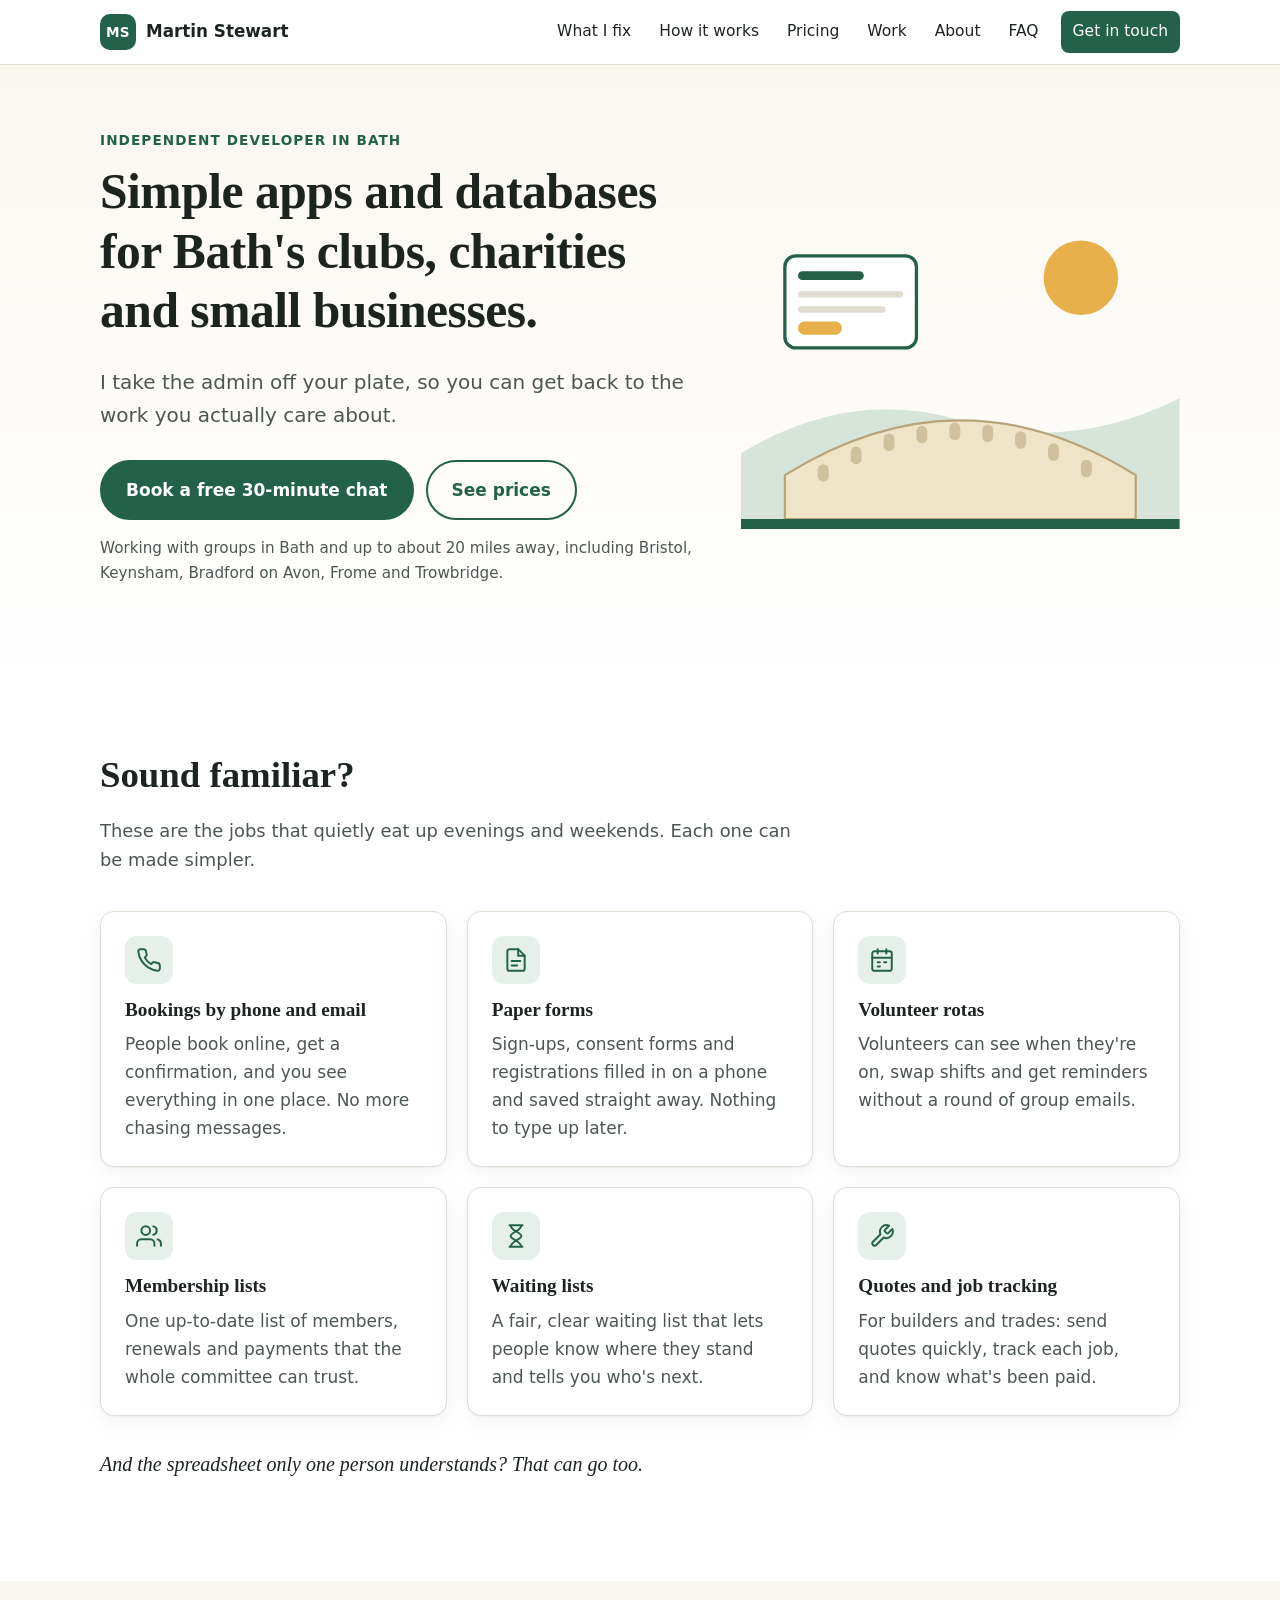
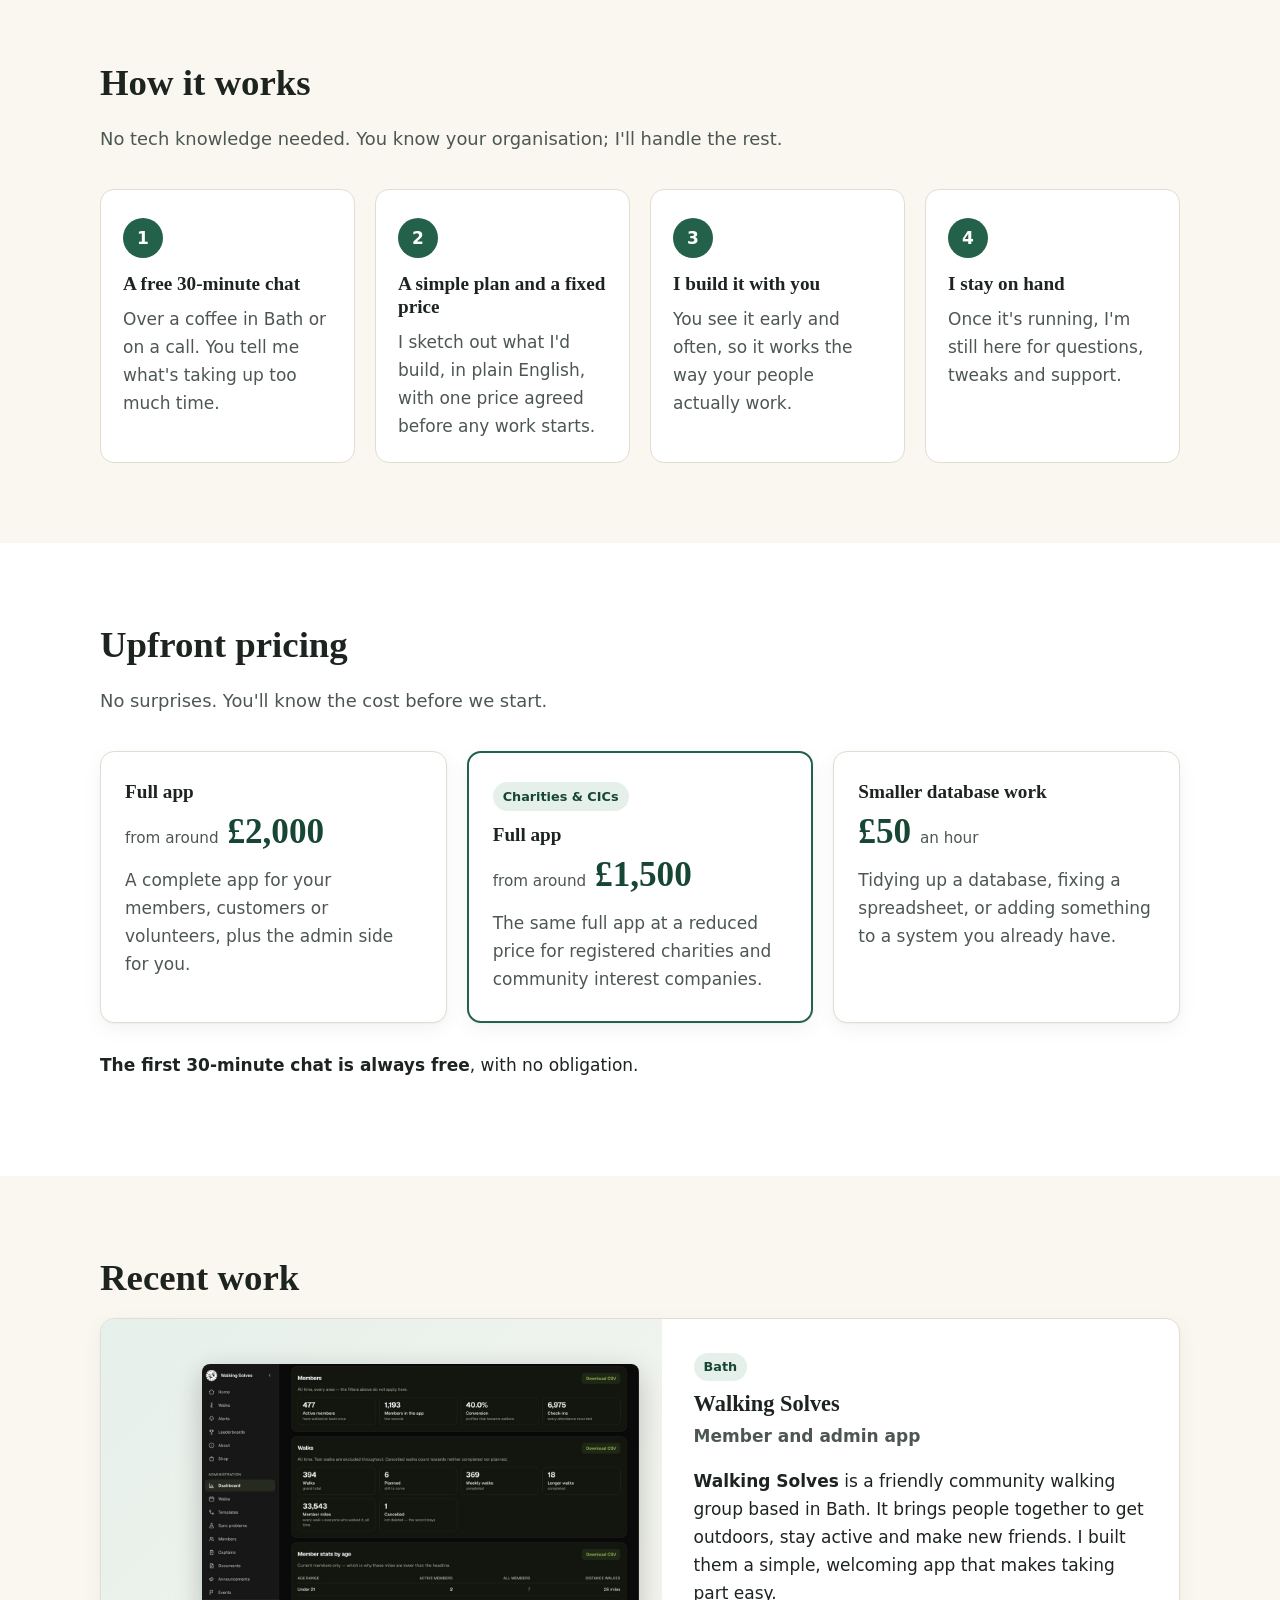
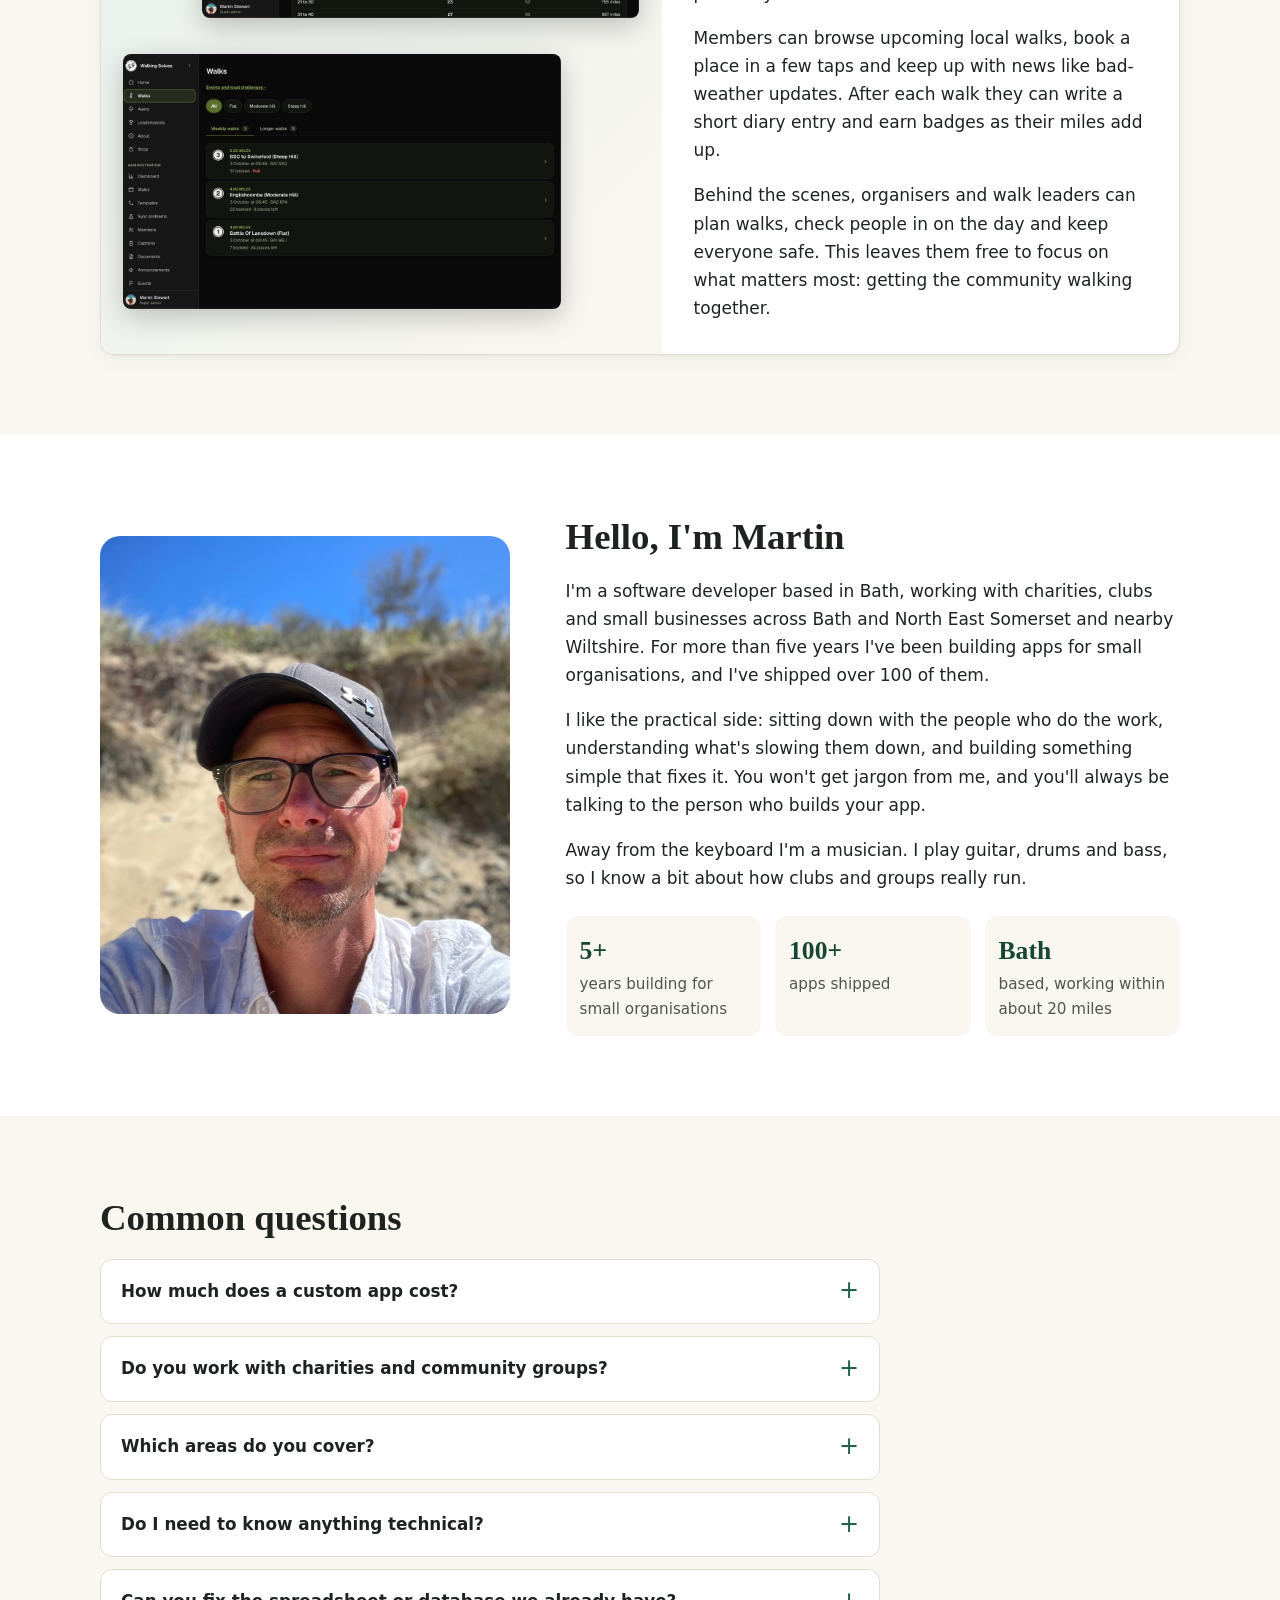
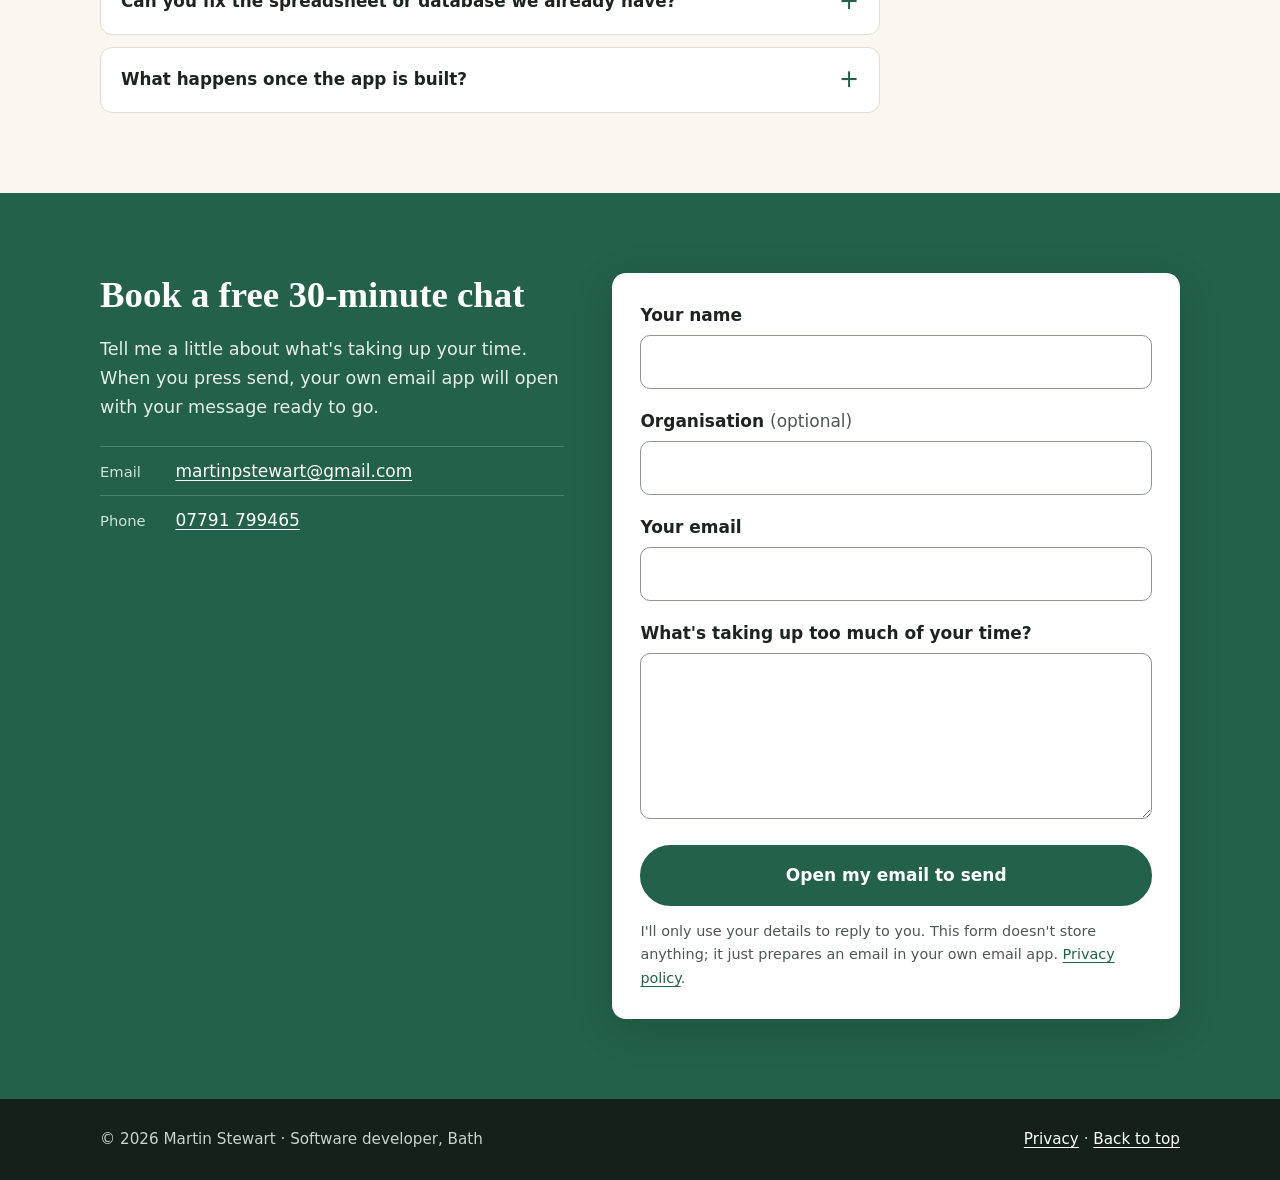
<file: index.html>
<!doctype html>
<html lang="en-GB">
<head>
  <meta charset="utf-8">
  <meta name="viewport" content="width=device-width, initial-scale=1">
  <title>Software Developer in Bath | Apps for Charities &amp; Small Businesses</title>
  <meta name="description" content="Simple apps and databases for charities, clubs and small businesses in Bath and nearby. Fixed prices and a free 30-minute chat with a real person.">
  <meta name="author" content="Martin Stewart">
  <meta name="robots" content="index, follow, max-image-preview:large">
  <meta name="theme-color" content="#23614a">
  <meta name="geo.region" content="GB-BAS">
  <meta name="geo.placename" content="Bath">
  <meta name="geo.position" content="51.3811;-2.3590">
  <meta name="ICBM" content="51.3811, -2.3590">
  <!-- Site address: if the domain changes, update it here, in CNAME, privacy.html, robots.txt and sitemap.xml -->
  <link rel="canonical" href="https://martinpstewart.co.uk/">

  <meta property="og:type" content="website">
  <meta property="og:locale" content="en_GB">
  <meta property="og:site_name" content="Martin Stewart">
  <meta property="og:title" content="Simple apps and databases for Bath's clubs, charities and small businesses">
  <meta property="og:description" content="Less paperwork, fewer phone calls, no more spreadsheets nobody understands. Fixed prices and a free 30-minute chat.">
  <meta property="og:url" content="https://martinpstewart.co.uk/">
  <meta property="og:image" content="https://martinpstewart.co.uk/assets/og-image.png">
  <meta property="og:image:width" content="1200">
  <meta property="og:image:height" content="630">
  <meta property="og:image:alt" content="Martin Stewart: simple apps and databases for Bath's clubs, charities and small businesses">
  <meta name="twitter:card" content="summary_large_image">
  <meta name="twitter:title" content="Simple apps and databases for Bath's clubs, charities and small businesses">
  <meta name="twitter:description" content="Less paperwork, fewer phone calls, no more spreadsheets nobody understands. Fixed prices and a free 30-minute chat.">
  <meta name="twitter:image" content="https://martinpstewart.co.uk/assets/og-image.png">

  <link rel="icon" href="assets/favicon.svg" type="image/svg+xml">
  <link rel="apple-touch-icon" href="assets/apple-touch-icon.png">
  <link rel="preload" href="assets/styles.css" as="style">
  <link rel="stylesheet" href="assets/styles.css">

  <script type="application/ld+json">
  {
    "@context": "https://schema.org",
    "@graph": [
      {
        "@type": "ProfessionalService",
        "@id": "https://martinpstewart.co.uk/#business",
        "name": "Martin Stewart, Software Developer",
        "description": "Simple apps and databases for charities, clubs, community groups and small businesses in Bath and nearby.",
        "url": "https://martinpstewart.co.uk/",
        "image": "https://martinpstewart.co.uk/assets/og-image.png",
        "logo": "https://martinpstewart.co.uk/assets/apple-touch-icon.png",
        "telephone": "+447791799465",
        "email": "martinpstewart@gmail.com",
        "priceRange": "££",
        "address": { "@type": "PostalAddress", "addressLocality": "Bath", "addressRegion": "Somerset", "addressCountry": "GB" },
        "geo": { "@type": "GeoCoordinates", "latitude": 51.3811, "longitude": -2.3590 },
        "areaServed": [
          { "@type": "City", "name": "Bath" },
          { "@type": "City", "name": "Bristol" },
          { "@type": "City", "name": "Keynsham" },
          { "@type": "City", "name": "Bradford on Avon" },
          { "@type": "City", "name": "Trowbridge" },
          { "@type": "City", "name": "Frome" },
          { "@type": "City", "name": "Corsham" },
          { "@type": "City", "name": "Midsomer Norton" },
          { "@type": "City", "name": "Radstock" },
          { "@type": "City", "name": "Chippenham" }
        ],
        "founder": { "@id": "https://martinpstewart.co.uk/#martin" },
        "knowsAbout": ["Booking systems", "Membership databases", "Volunteer rotas", "Waiting lists", "Job tracking and quotes", "Apps for charities"],
        "makesOffer": [
          { "@type": "Offer", "name": "Full app", "priceSpecification": { "@type": "PriceSpecification", "minPrice": 2000, "priceCurrency": "GBP" } },
          { "@type": "Offer", "name": "Full app for charities and CICs", "priceSpecification": { "@type": "PriceSpecification", "minPrice": 1500, "priceCurrency": "GBP" } },
          { "@type": "Offer", "name": "Smaller database work", "priceSpecification": { "@type": "UnitPriceSpecification", "price": 50, "priceCurrency": "GBP", "unitText": "hour" } },
          { "@type": "Offer", "name": "Free 30-minute discovery chat", "price": 0, "priceCurrency": "GBP" }
        ]
      },
      {
        "@type": "Person",
        "@id": "https://martinpstewart.co.uk/#martin",
        "name": "Martin Stewart",
        "jobTitle": "Software Developer",
        "image": "https://martinpstewart.co.uk/assets/martin.jpg",
        "homeLocation": { "@type": "Place", "name": "Bath, UK" },
        "url": "https://martinpstewart.co.uk/"
      },
      {
        "@type": "WebSite",
        "@id": "https://martinpstewart.co.uk/#website",
        "url": "https://martinpstewart.co.uk/",
        "name": "Martin Stewart",
        "inLanguage": "en-GB",
        "publisher": { "@id": "https://martinpstewart.co.uk/#business" }
      }
    ]
  }
  </script>
  <script type="application/ld+json">
{
  "@context": "https://schema.org",
  "@type": "FAQPage",
  "mainEntity": [
    {
      "@type": "Question",
      "name": "How much does a custom app cost?",
      "acceptedAnswer": {
        "@type": "Answer",
        "text": "A full app usually starts from around £2,000, or around £1,500 for charities and CICs. Smaller database jobs are £50 an hour. You'll get a fixed price before any work starts, so there are no surprises."
      }
    },
    {
      "@type": "Question",
      "name": "Do you work with charities and community groups?",
      "acceptedAnswer": {
        "@type": "Answer",
        "text": "Yes. Charities, CICs, clubs and community groups are a big part of what I do, and there's a reduced price for charities and CICs."
      }
    },
    {
      "@type": "Question",
      "name": "Which areas do you cover?",
      "acceptedAnswer": {
        "@type": "Answer",
        "text": "I'm based in Bath and work with organisations within about 20 miles, including Bristol, Keynsham, Bradford on Avon, Trowbridge, Frome, Corsham, Midsomer Norton and Radstock. I'm happy to meet in person or talk on a call."
      }
    },
    {
      "@type": "Question",
      "name": "Do I need to know anything technical?",
      "acceptedAnswer": {
        "@type": "Answer",
        "text": "Not at all. You tell me how things work now and what's taking up your time. I'll explain everything in plain English and build it around the way your people already work."
      }
    },
    {
      "@type": "Question",
      "name": "Can you fix the spreadsheet or database we already have?",
      "acceptedAnswer": {
        "@type": "Answer",
        "text": "Often, yes. Tidying up or improving an existing spreadsheet or database is charged at £50 an hour, and I'll tell you up front roughly how long it should take."
      }
    },
    {
      "@type": "Question",
      "name": "What happens once the app is built?",
      "acceptedAnswer": {
        "@type": "Answer",
        "text": "I stay on hand for questions, small changes and support, so you're never left on your own with it."
      }
    }
  ]
}
  </script>
</head>
<body>
  <a class="skip-link" href="#main">Skip to main content</a>

  <header class="site-header">
    <div class="container header-inner">
      <a class="brand" href="#top" aria-label="Martin Stewart, home">
        <span class="brand-mark" aria-hidden="true">MS</span>
        <span>Martin Stewart</span>
      </a>
      <nav aria-label="Main">
        <button class="nav-toggle" aria-expanded="false" aria-controls="nav-list">
          <span class="visually-hidden">Menu</span>
          <svg width="24" height="24" viewBox="0 0 24 24" aria-hidden="true"><path d="M3 6h18M3 12h18M3 18h18" stroke="currentColor" stroke-width="2" stroke-linecap="round"/></svg>
        </button>
        <ul id="nav-list" class="nav-list">
          <li><a href="#problems">What I fix</a></li>
          <li><a href="#how">How it works</a></li>
          <li><a href="#pricing">Pricing</a></li>
          <li><a href="#work">Work</a></li>
          <li><a href="#about">About</a></li>
          <li><a href="#faq">FAQ</a></li>
          <li><a class="nav-cta" href="#contact">Get in touch</a></li>
        </ul>
      </nav>
    </div>
  </header>

  <main id="main">
    <!-- 1. Hero -->
    <section class="hero" id="top">
      <div class="container hero-inner">
        <div class="hero-copy">
          <p class="eyebrow">Independent developer in Bath</p>
          <h1>Simple apps and databases for Bath's clubs, charities and small businesses.</h1>
          <p class="lead">I take the admin off your plate, so you can get back to the work you actually care about.</p>
          <div class="hero-actions">
            <a class="button" href="#contact">Book a free 30-minute chat</a>
            <a class="button button-ghost" href="#pricing">See prices</a>
          </div>
          <p class="hero-note">Working with groups in Bath and up to about 20 miles away, including Bristol, Keynsham, Bradford on Avon, Frome and Trowbridge.</p>
        </div>
        <div class="hero-art" aria-hidden="true">
          <!-- Simple illustration: a Georgian crescent skyline. Swap for your own photo of Bath if you like. -->
          <svg viewBox="0 0 400 300" role="presentation">
            <circle cx="310" cy="70" r="34" fill="var(--sun)"/>
            <path d="M0 230 Q100 170 200 200 T400 180 V300 H0Z" fill="var(--hill)"/>
            <g fill="var(--stone)" stroke="var(--stone-dark)" stroke-width="2">
              <path d="M40 250 Q200 150 360 250 V290 H40Z"/>
            </g>
            <g fill="var(--stone-dark)" opacity=".55">
              <rect x="70" y="240" width="10" height="16" rx="5"/>
              <rect x="100" y="224" width="10" height="16" rx="5"/>
              <rect x="130" y="212" width="10" height="16" rx="5"/>
              <rect x="160" y="205" width="10" height="16" rx="5"/>
              <rect x="190" y="202" width="10" height="16" rx="5"/>
              <rect x="220" y="204" width="10" height="16" rx="5"/>
              <rect x="250" y="210" width="10" height="16" rx="5"/>
              <rect x="280" y="221" width="10" height="16" rx="5"/>
              <rect x="310" y="236" width="10" height="16" rx="5"/>
            </g>
            <path d="M0 290 H400 V300 H0Z" fill="var(--accent)"/>
            <g transform="translate(40 50)">
              <rect width="120" height="84" rx="10" fill="#fff" stroke="var(--accent)" stroke-width="3"/>
              <rect x="12" y="14" width="60" height="8" rx="4" fill="var(--accent)"/>
              <rect x="12" y="32" width="96" height="6" rx="3" fill="var(--line)"/>
              <rect x="12" y="46" width="80" height="6" rx="3" fill="var(--line)"/>
              <rect x="12" y="60" width="40" height="12" rx="6" fill="var(--sun)"/>
            </g>
          </svg>
        </div>
      </div>
    </section>

    <!-- 2. Problems I solve -->
    <section class="section" id="problems" aria-labelledby="problems-title">
      <div class="container">
        <h2 id="problems-title">Sound familiar?</h2>
        <p class="section-intro">These are the jobs that quietly eat up evenings and weekends. Each one can be made simpler.</p>
        <ul class="card-grid">
          <li class="card">
            <span class="card-icon" aria-hidden="true"><svg viewBox="0 0 24 24" fill="none" stroke="currentColor" stroke-width="1.8" stroke-linecap="round" stroke-linejoin="round"><path d="M22 16.9v3a2 2 0 0 1-2.2 2 19.8 19.8 0 0 1-8.6-3.1 19.5 19.5 0 0 1-6-6A19.8 19.8 0 0 1 2.1 4.2 2 2 0 0 1 4.1 2h3a2 2 0 0 1 2 1.7c.1.9.4 1.8.7 2.7a2 2 0 0 1-.5 2.1L8 9.8a16 16 0 0 0 6 6l1.3-1.3a2 2 0 0 1 2.1-.4c.9.3 1.8.6 2.7.7a2 2 0 0 1 1.7 2z"/></svg></span>
            <h3>Bookings by phone and email</h3>
            <p>People book online, get a confirmation, and you see everything in one place. No more chasing messages.</p>
          </li>
          <li class="card">
            <span class="card-icon" aria-hidden="true"><svg viewBox="0 0 24 24" fill="none" stroke="currentColor" stroke-width="1.8" stroke-linecap="round" stroke-linejoin="round"><path d="M14 2H6a2 2 0 0 0-2 2v16a2 2 0 0 0 2 2h12a2 2 0 0 0 2-2V8z"/><path d="M14 2v6h6M8 13h8M8 17h5"/></svg></span>
            <h3>Paper forms</h3>
            <p>Sign-ups, consent forms and registrations filled in on a phone and saved straight away. Nothing to type up later.</p>
          </li>
          <li class="card">
            <span class="card-icon" aria-hidden="true"><svg viewBox="0 0 24 24" fill="none" stroke="currentColor" stroke-width="1.8" stroke-linecap="round" stroke-linejoin="round"><rect x="3" y="4" width="18" height="18" rx="2"/><path d="M16 2v4M8 2v4M3 10h18M8 14h2M14 14h2M8 18h2"/></svg></span>
            <h3>Volunteer rotas</h3>
            <p>Volunteers can see when they're on, swap shifts and get reminders without a round of group emails.</p>
          </li>
          <li class="card">
            <span class="card-icon" aria-hidden="true"><svg viewBox="0 0 24 24" fill="none" stroke="currentColor" stroke-width="1.8" stroke-linecap="round" stroke-linejoin="round"><path d="M17 21v-2a4 4 0 0 0-4-4H5a4 4 0 0 0-4 4v2"/><circle cx="9" cy="7" r="4"/><path d="M23 21v-2a4 4 0 0 0-3-3.9M16 3.1a4 4 0 0 1 0 7.8"/></svg></span>
            <h3>Membership lists</h3>
            <p>One up-to-date list of members, renewals and payments that the whole committee can trust.</p>
          </li>
          <li class="card">
            <span class="card-icon" aria-hidden="true"><svg viewBox="0 0 24 24" fill="none" stroke="currentColor" stroke-width="1.8" stroke-linecap="round" stroke-linejoin="round"><path d="M6 2h12M6 22h12M7 2c0 5 10 7 10 10S7 17 7 22M17 2c0 5-10 7-10 10s10 5 10 10"/></svg></span>
            <h3>Waiting lists</h3>
            <p>A fair, clear waiting list that lets people know where they stand and tells you who's next.</p>
          </li>
          <li class="card">
            <span class="card-icon" aria-hidden="true"><svg viewBox="0 0 24 24" fill="none" stroke="currentColor" stroke-width="1.8" stroke-linecap="round" stroke-linejoin="round"><path d="M14.7 6.3a1 1 0 0 0 0 1.4l1.6 1.6a1 1 0 0 0 1.4 0l3.8-3.8a6 6 0 0 1-7.9 7.9l-6.9 6.9a2.1 2.1 0 0 1-3-3l6.9-6.9a6 6 0 0 1 7.9-7.9z"/></svg></span>
            <h3>Quotes and job tracking</h3>
            <p>For builders and trades: send quotes quickly, track each job, and know what's been paid.</p>
          </li>
        </ul>
        <p class="aside-line">And the spreadsheet only one person understands? That can go too.</p>
      </div>
    </section>

    <!-- 3. How it works -->
    <section class="section section-tint" id="how" aria-labelledby="how-title">
      <div class="container">
        <h2 id="how-title">How it works</h2>
        <p class="section-intro">No tech knowledge needed. You know your organisation; I'll handle the rest.</p>
        <ol class="steps">
          <li class="step">
            <span class="step-num" aria-hidden="true">1</span>
            <h3>A free 30-minute chat</h3>
            <p>Over a coffee in Bath or on a call. You tell me what's taking up too much time.</p>
          </li>
          <li class="step">
            <span class="step-num" aria-hidden="true">2</span>
            <h3>A simple plan and a fixed price</h3>
            <p>I sketch out what I'd build, in plain English, with one price agreed before any work starts.</p>
          </li>
          <li class="step">
            <span class="step-num" aria-hidden="true">3</span>
            <h3>I build it with you</h3>
            <p>You see it early and often, so it works the way your people actually work.</p>
          </li>
          <li class="step">
            <span class="step-num" aria-hidden="true">4</span>
            <h3>I stay on hand</h3>
            <p>Once it's running, I'm still here for questions, tweaks and support.</p>
          </li>
        </ol>
      </div>
    </section>

    <!-- 4. Pricing -->
    <section class="section" id="pricing" aria-labelledby="pricing-title">
      <div class="container">
        <h2 id="pricing-title">Upfront pricing</h2>
        <p class="section-intro">No surprises. You'll know the cost before we start.</p>
        <ul class="price-grid">
          <li class="price-card">
            <h3>Full app</h3>
            <p class="price"><span class="price-from">from around</span> £2,000</p>
            <p>A complete app for your members, customers or volunteers, plus the admin side for you.</p>
          </li>
          <li class="price-card price-card-featured">
            <p class="badge">Charities &amp; CICs</p>
            <h3>Full app</h3>
            <p class="price"><span class="price-from">from around</span> £1,500</p>
            <p>The same full app at a reduced price for registered charities and community interest companies.</p>
          </li>
          <li class="price-card">
            <h3>Smaller database work</h3>
            <p class="price">£50 <span class="price-from">an hour</span></p>
            <p>Tidying up a database, fixing a spreadsheet, or adding something to a system you already have.</p>
          </li>
        </ul>
        <p class="price-footnote"><strong>The first 30-minute chat is always free</strong>, with no obligation.</p>
      </div>
    </section>

    <!-- 5. Recent work -->
    <section class="section section-tint" id="work" aria-labelledby="work-title">
      <div class="container">
        <h2 id="work-title">Recent work</h2>
        <article class="case case-wide">
          <div class="case-image case-shots">
            <img class="shot shot-back" src="assets/walking-solves-dashboard.jpg" alt="Walking Solves admin dashboard showing member numbers and walks completed" width="1200" height="698" loading="lazy">
            <img class="shot shot-front" src="assets/walking-solves-walks.jpg" alt="Walking Solves walks list showing upcoming walks, places booked and places left" width="1200" height="701" loading="lazy">
          </div>
          <div class="case-body">
            <p class="case-tag">Bath</p>
            <h3>Walking Solves</h3>
            <p class="case-sub">Member and admin app</p>
            <p><strong>Walking Solves</strong> is a friendly community walking group based in Bath. It brings people together to get outdoors, stay active and make new friends. I built them a simple, welcoming app that makes taking part easy.</p>
            <p>Members can browse upcoming local walks, book a place in a few taps and keep up with news like bad-weather updates. After each walk they can write a short diary entry and earn badges as their miles add up.</p>
            <p>Behind the scenes, organisers and walk leaders can plan walks, check people in on the day and keep everyone safe. This leaves them free to focus on what matters most: getting the community walking together.</p>
          </div>
        </article>
      </div>
    </section>

    <!-- 6. About -->
    <section class="section" id="about" aria-labelledby="about-title">
      <div class="container about">
        <img class="about-photo" src="assets/martin.jpg" alt="Martin Stewart outdoors in a cap and glasses" width="719" height="840" loading="lazy">
        <div class="about-copy">
          <h2 id="about-title">Hello, I'm Martin</h2>
          <p>I'm a software developer based in Bath, working with charities, clubs and small businesses across Bath and North East Somerset and nearby Wiltshire. For more than five years I've been building apps for small organisations, and I've shipped over 100 of them.</p>
          <p>I like the practical side: sitting down with the people who do the work, understanding what's slowing them down, and building something simple that fixes it. You won't get jargon from me, and you'll always be talking to the person who builds your app.</p>
          <p>Away from the keyboard I'm a musician. I play guitar, drums and bass, so I know a bit about how clubs and groups really run.</p>
          <ul class="facts">
            <li><strong>5+</strong> years building for small organisations</li>
            <li><strong>100+</strong> apps shipped</li>
            <li><strong>Bath</strong> based, working within about 20 miles</li>
          </ul>
        </div>
      </div>
    </section>

    <!-- FAQ -->
    <section class="section section-tint" id="faq" aria-labelledby="faq-title">
      <div class="container">
        <h2 id="faq-title">Common questions</h2>
        <div class="faq">
          <details class="faq-item">
            <summary>How much does a custom app cost?</summary>
            <p>A full app usually starts from around £2,000, or around £1,500 for charities and CICs. Smaller database jobs are £50 an hour. You&#x27;ll get a fixed price before any work starts, so there are no surprises.</p>
          </details>
          <details class="faq-item">
            <summary>Do you work with charities and community groups?</summary>
            <p>Yes. Charities, CICs, clubs and community groups are a big part of what I do, and there&#x27;s a reduced price for charities and CICs.</p>
          </details>
          <details class="faq-item">
            <summary>Which areas do you cover?</summary>
            <p>I&#x27;m based in Bath and work with organisations within about 20 miles, including Bristol, Keynsham, Bradford on Avon, Trowbridge, Frome, Corsham, Midsomer Norton and Radstock. I&#x27;m happy to meet in person or talk on a call.</p>
          </details>
          <details class="faq-item">
            <summary>Do I need to know anything technical?</summary>
            <p>Not at all. You tell me how things work now and what&#x27;s taking up your time. I&#x27;ll explain everything in plain English and build it around the way your people already work.</p>
          </details>
          <details class="faq-item">
            <summary>Can you fix the spreadsheet or database we already have?</summary>
            <p>Often, yes. Tidying up or improving an existing spreadsheet or database is charged at £50 an hour, and I&#x27;ll tell you up front roughly how long it should take.</p>
          </details>
          <details class="faq-item">
            <summary>What happens once the app is built?</summary>
            <p>I stay on hand for questions, small changes and support, so you&#x27;re never left on your own with it.</p>
          </details>
        </div>
      </div>
    </section>

    <!-- 7. Contact -->
    <section class="section section-accent" id="contact" aria-labelledby="contact-title">
      <div class="container contact">
        <div class="contact-copy">
          <h2 id="contact-title">Book a free 30-minute chat</h2>
          <p>Tell me a little about what's taking up your time. When you press send, your own email app will open with your message ready to go.</p>
          <ul class="contact-details">
            <li><span>Email</span> <a href="mailto:martinpstewart@gmail.com">martinpstewart@gmail.com</a></li>
            <li><span>Phone</span> <a href="tel:+447791799465">07791 799465</a></li>
          </ul>
        </div>

        <!-- The form opens the visitor's email app (mailto). Nothing is sent to or stored on this website. -->
        <form class="contact-form" id="contact-form" data-email="martinpstewart@gmail.com" novalidate>
          <div class="field">
            <label for="name">Your name</label>
            <input id="name" name="name" type="text" autocomplete="name" required>
          </div>
          <div class="field">
            <label for="org">Organisation <span class="optional">(optional)</span></label>
            <input id="org" name="org" type="text" autocomplete="organization">
          </div>
          <div class="field">
            <label for="email">Your email</label>
            <input id="email" name="email" type="email" autocomplete="email" required>
          </div>
          <div class="field">
            <label for="message">What's taking up too much of your time?</label>
            <textarea id="message" name="message" rows="5" required></textarea>
          </div>
          <p class="form-error" id="form-error" role="alert" hidden></p>
          <button class="button" type="submit">Open my email to send</button>
          <p class="privacy-note">I'll only use your details to reply to you. This form doesn't store anything; it just prepares an email in your own email app. <a href="privacy.html">Privacy policy</a>.</p>
        </form>
      </div>
    </section>
  </main>

  <footer class="site-footer">
    <div class="container footer-inner">
      <p>© <span id="year">2026</span> Martin Stewart · Software developer, Bath</p>
      <p><a href="privacy.html">Privacy</a> · <a href="#top">Back to top</a></p>
    </div>
  </footer>

  <script src="assets/main.js"></script>
</body>
</html>
</file>
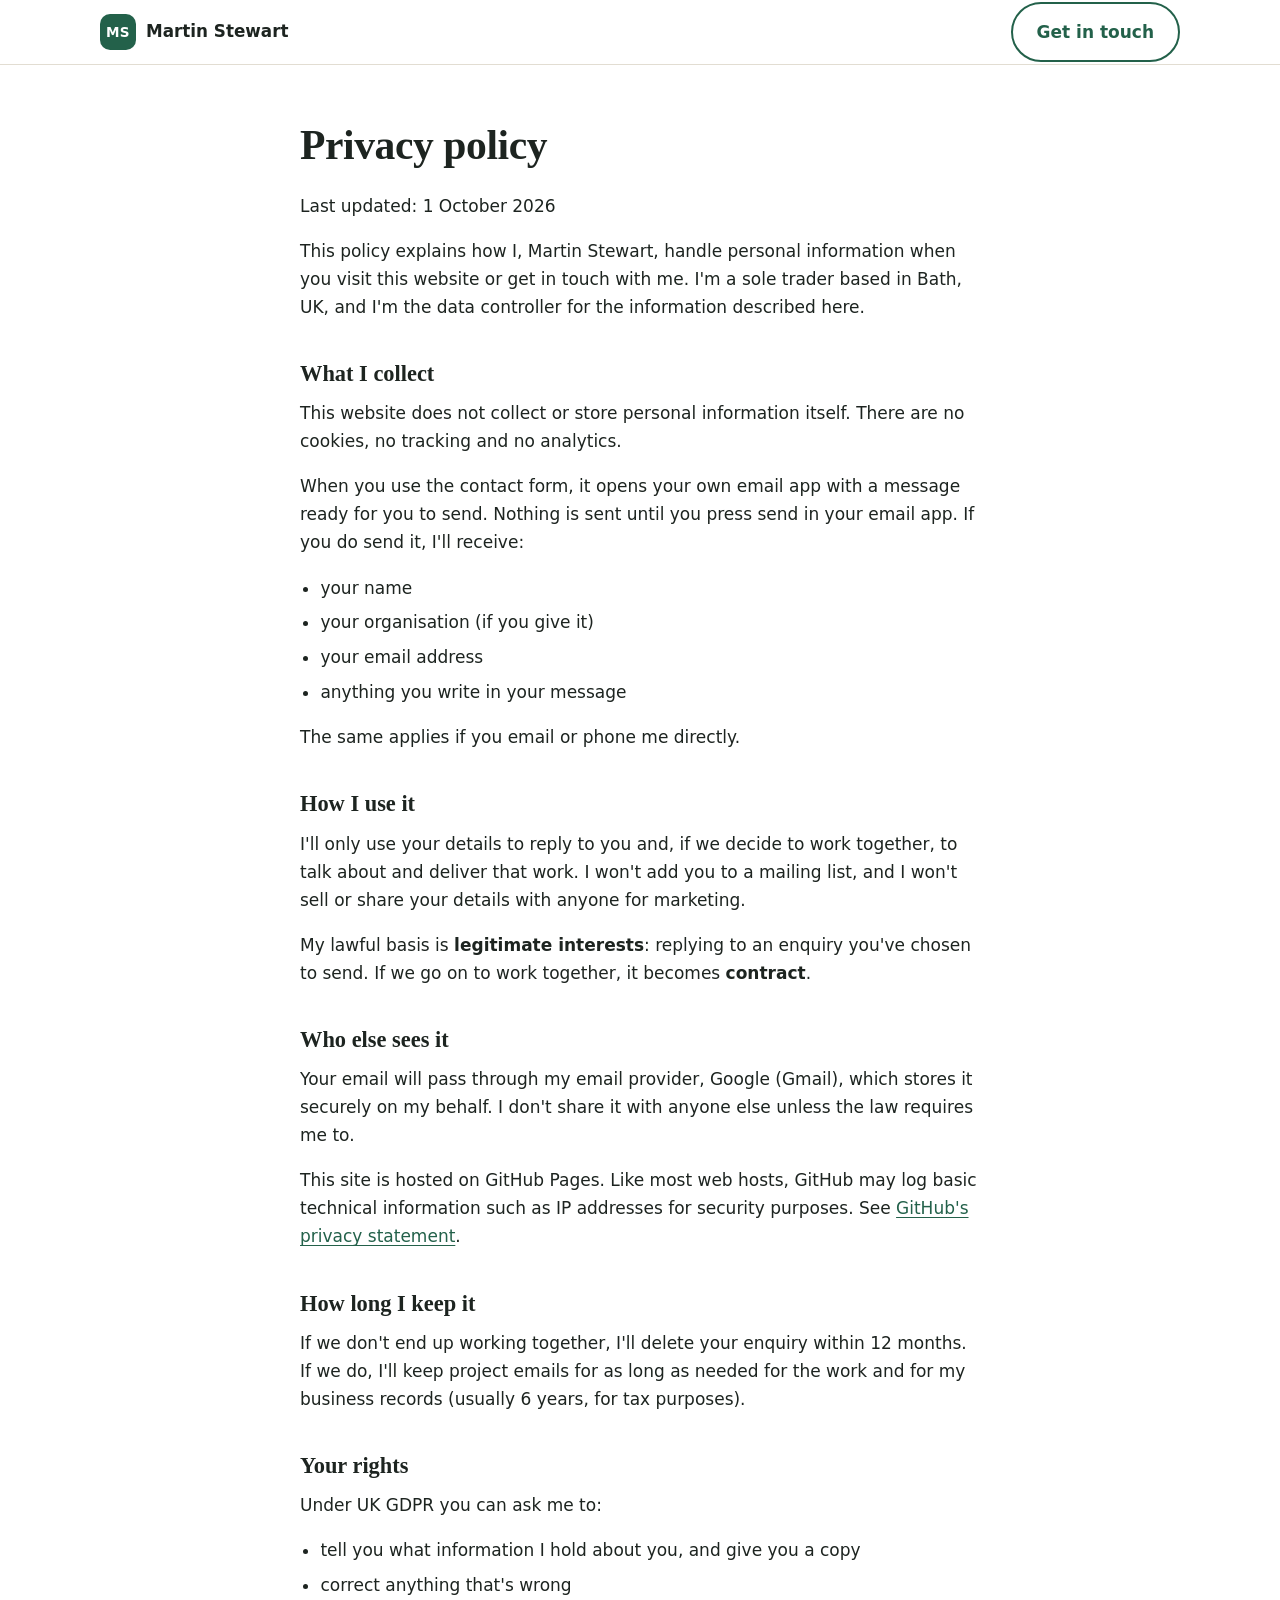
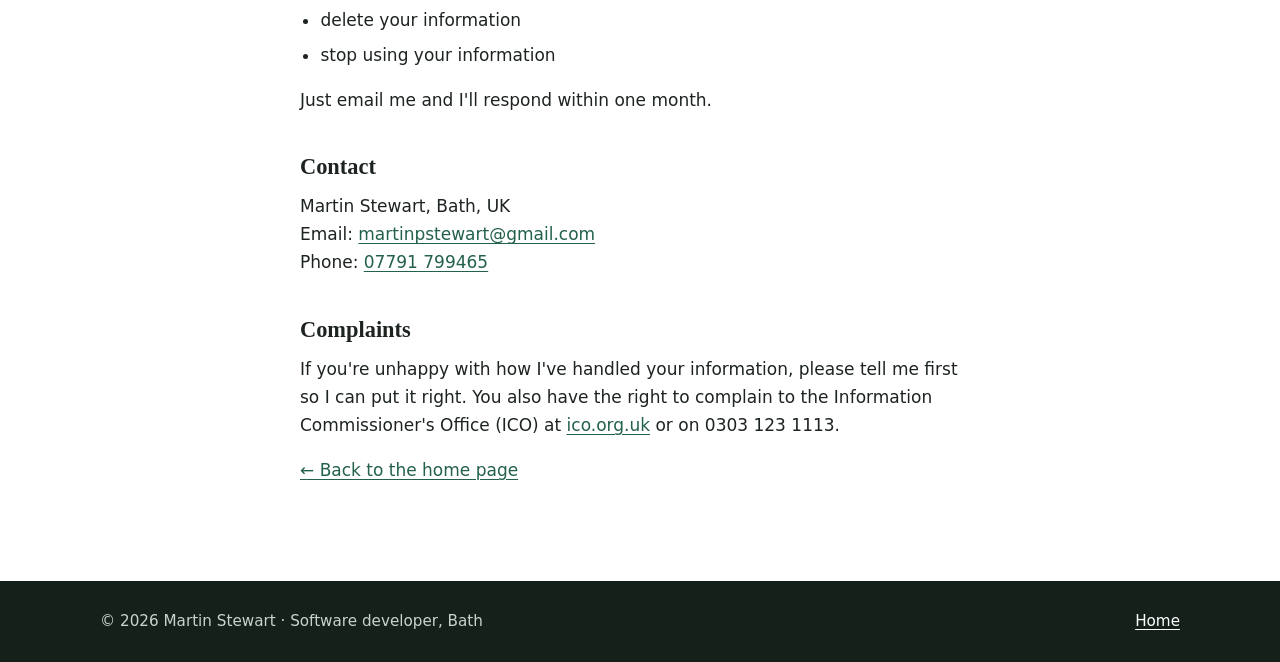
<file: privacy.html>
<!doctype html>
<html lang="en-GB">
<head>
  <meta charset="utf-8">
  <meta name="viewport" content="width=device-width, initial-scale=1">
  <title>Privacy policy | Martin Stewart</title>
  <meta name="description" content="How Martin Stewart, a software developer in Bath, handles your personal information under UK GDPR.">
  <link rel="canonical" href="https://martinpstewart.co.uk/privacy.html">
  <link rel="icon" href="assets/favicon.svg" type="image/svg+xml">
  <link rel="apple-touch-icon" href="assets/apple-touch-icon.png">
  <link rel="stylesheet" href="assets/styles.css">
</head>
<body>
  <a class="skip-link" href="#main">Skip to main content</a>
  <header class="site-header">
    <div class="container header-inner">
      <a class="brand" href="index.html" aria-label="Martin Stewart, home">
        <span class="brand-mark" aria-hidden="true">MS</span>
        <span>Martin Stewart</span>
      </a>
      <a class="button button-ghost" href="index.html#contact">Get in touch</a>
    </div>
  </header>

  <main id="main" class="container prose">
    <h1>Privacy policy</h1>
    <p>Last updated: 1 October 2026</p>

    <p>This policy explains how I, Martin Stewart, handle personal information when you visit this website or get in touch with me. I'm a sole trader based in Bath, UK, and I'm the data controller for the information described here.</p>

    <h2>What I collect</h2>
    <p>This website does not collect or store personal information itself. There are no cookies, no tracking and no analytics.</p>
    <p>When you use the contact form, it opens your own email app with a message ready for you to send. Nothing is sent until you press send in your email app. If you do send it, I'll receive:</p>
    <ul>
      <li>your name</li>
      <li>your organisation (if you give it)</li>
      <li>your email address</li>
      <li>anything you write in your message</li>
    </ul>
    <p>The same applies if you email or phone me directly.</p>

    <h2>How I use it</h2>
    <p>I'll only use your details to reply to you and, if we decide to work together, to talk about and deliver that work. I won't add you to a mailing list, and I won't sell or share your details with anyone for marketing.</p>
    <p>My lawful basis is <strong>legitimate interests</strong>: replying to an enquiry you've chosen to send. If we go on to work together, it becomes <strong>contract</strong>.</p>

    <h2>Who else sees it</h2>
    <p>Your email will pass through my email provider, Google (Gmail), which stores it securely on my behalf. I don't share it with anyone else unless the law requires me to.</p>
    <p>This site is hosted on GitHub Pages. Like most web hosts, GitHub may log basic technical information such as IP addresses for security purposes. See <a href="https://docs.github.com/en/site-policy/privacy-policies/github-general-privacy-statement">GitHub's privacy statement</a>.</p>

    <h2>How long I keep it</h2>
    <p>If we don't end up working together, I'll delete your enquiry within 12 months. If we do, I'll keep project emails for as long as needed for the work and for my business records (usually 6 years, for tax purposes).</p>

    <h2>Your rights</h2>
    <p>Under UK GDPR you can ask me to:</p>
    <ul>
      <li>tell you what information I hold about you, and give you a copy</li>
      <li>correct anything that's wrong</li>
      <li>delete your information</li>
      <li>stop using your information</li>
    </ul>
    <p>Just email me and I'll respond within one month.</p>

    <h2>Contact</h2>
    <p>Martin Stewart, Bath, UK<br>
      Email: <a href="mailto:martinpstewart@gmail.com">martinpstewart@gmail.com</a><br>
      Phone: <a href="tel:+447791799465">07791 799465</a></p>

    <h2>Complaints</h2>
    <p>If you're unhappy with how I've handled your information, please tell me first so I can put it right. You also have the right to complain to the Information Commissioner's Office (ICO) at <a href="https://ico.org.uk/make-a-complaint/">ico.org.uk</a> or on 0303 123 1113.</p>

    <p><a href="index.html">← Back to the home page</a></p>
  </main>

  <footer class="site-footer">
    <div class="container footer-inner">
      <p>© <span id="year">2026</span> Martin Stewart · Software developer, Bath</p>
      <p><a href="index.html">Home</a></p>
    </div>
  </footer>
  <script src="assets/main.js"></script>
</body>
</html>
</file>
<file: assets/styles.css>
/* Martin Stewart: site styles. One accent colour (deep green), warm stone neutrals. */

:root {
  --accent: #23614a;        /* deep green: 7.2:1 on white */
  --accent-dark: #184634;
  --accent-soft: #e6f0eb;
  --sun: #e8b04a;           /* decorative only, never used for text */
  --stone: #efe3c8;
  --stone-dark: #b9a479;
  --hill: #d6e4da;
  --bg: #ffffff;
  --bg-tint: #faf7f0;
  --text: #1d2420;
  --muted: #4d5752;         /* 7.6:1 on white */
  --line: #e2ddd2;
  --radius: 14px;
  --shadow: 0 1px 2px rgb(0 0 0 / .04), 0 6px 20px rgb(0 0 0 / .05);
  --max: 1120px;
  --font: system-ui, -apple-system, "Segoe UI", Roboto, "Helvetica Neue", Arial, sans-serif;
  --font-head: ui-serif, Georgia, "Iowan Old Style", "Times New Roman", serif;
}

*, *::before, *::after { box-sizing: border-box; }
html { scroll-behavior: smooth; scroll-padding-top: 80px; -webkit-text-size-adjust: 100%; }
@media (prefers-reduced-motion: reduce) { html { scroll-behavior: auto; } }

body {
  margin: 0;
  font-family: var(--font);
  font-size: 1.0625rem;
  line-height: 1.65;
  color: var(--text);
  background: var(--bg);
}

h1, h2, h3 { font-family: var(--font-head); line-height: 1.2; margin: 0 0 .5em; font-weight: 700; }
h1 { font-size: clamp(2rem, 4.5vw, 3.1rem); letter-spacing: -.01em; }
h2 { font-size: clamp(1.7rem, 3vw, 2.3rem); }
h3 { font-size: 1.2rem; }
p { margin: 0 0 1em; }
a { color: var(--accent); text-underline-offset: 3px; }
a:hover { color: var(--accent-dark); }

:focus-visible { outline: 3px solid var(--sun); outline-offset: 3px; border-radius: 4px; }

.container { width: 100%; max-width: var(--max); margin: 0 auto; padding: 0 20px; }

.visually-hidden {
  position: absolute !important; width: 1px; height: 1px; overflow: hidden;
  clip: rect(0 0 0 0); white-space: nowrap;
}

.skip-link {
  position: absolute; left: 12px; top: -60px; z-index: 100;
  background: var(--accent); color: #fff; padding: 10px 16px; border-radius: 8px;
}
.skip-link:focus { top: 12px; color: #fff; }

/* Header */
.site-header {
  position: sticky; top: 0; z-index: 50;
  background: rgb(255 255 255 / .94);
  backdrop-filter: saturate(150%) blur(8px);
  border-bottom: 1px solid var(--line);
}
.header-inner { display: flex; align-items: center; justify-content: space-between; min-height: 64px; }
.brand { display: flex; align-items: center; gap: 10px; font-weight: 700; color: var(--text); text-decoration: none; font-size: 1.05rem; }
.brand-mark {
  display: grid; place-items: center; width: 36px; height: 36px; border-radius: 10px;
  background: var(--accent); color: #fff; font-size: .85rem; letter-spacing: .03em;
}
.nav-list { display: flex; gap: 4px; list-style: none; margin: 0; padding: 0; align-items: center; }
.nav-list a { display: block; padding: 8px 12px; border-radius: 8px; color: var(--text); text-decoration: none; font-size: .97rem; }
.nav-list a:hover { background: var(--accent-soft); color: var(--accent-dark); }
.nav-list .nav-cta { background: var(--accent); color: #fff; margin-left: 6px; }
.nav-list .nav-cta:hover { background: var(--accent-dark); color: #fff; }
.nav-toggle { display: none; background: none; border: 1px solid var(--line); border-radius: 8px; padding: 8px; color: var(--text); cursor: pointer; }

@media (max-width: 860px) {
  .nav-toggle { display: inline-flex; }
  .nav-list {
    display: none; position: absolute; left: 0; right: 0; top: 64px;
    flex-direction: column; align-items: stretch; gap: 0;
    background: #fff; border-bottom: 1px solid var(--line); padding: 8px 20px 16px;
  }
  .nav-list.open { display: flex; }
  .nav-list a { padding: 12px; }
  .nav-list .nav-cta { margin: 8px 0 0; text-align: center; }
}

/* Buttons */
.button {
  display: inline-block; background: var(--accent); color: #fff; text-decoration: none;
  font: inherit; font-weight: 600; padding: 14px 24px; border-radius: 999px; border: 2px solid var(--accent);
  cursor: pointer; transition: background .15s, transform .15s;
}
.button:hover { background: var(--accent-dark); border-color: var(--accent-dark); color: #fff; }
.button:active { transform: translateY(1px); }
.button-ghost { background: transparent; color: var(--accent); }
.button-ghost:hover { background: var(--accent-soft); color: var(--accent-dark); }

/* Hero */
.hero { background: linear-gradient(180deg, var(--bg-tint), #fff); padding: 64px 0 72px; }
.hero-inner { display: grid; grid-template-columns: 1.15fr .85fr; gap: 48px; align-items: center; }
.eyebrow { color: var(--accent); font-weight: 700; text-transform: uppercase; letter-spacing: .08em; font-size: .85rem; margin-bottom: .8em; }
.lead { font-size: 1.25rem; color: var(--muted); max-width: 34em; }
.hero-actions { display: flex; flex-wrap: wrap; gap: 12px; margin: 28px 0 16px; }
.hero-note { color: var(--muted); font-size: .95rem; }
.hero-art svg { width: 100%; height: auto; display: block; }

@media (max-width: 860px) {
  .hero { padding: 40px 0 48px; }
  .hero-inner { grid-template-columns: 1fr; gap: 28px; }
  .hero-art { max-width: 420px; }
}

/* Sections */
.section { padding: 80px 0; }
.section-tint { background: var(--bg-tint); }
.section-intro { color: var(--muted); font-size: 1.12rem; max-width: 40em; margin-bottom: 36px; }
@media (max-width: 640px) { .section { padding: 56px 0; } }

/* Problem cards */
.card-grid { list-style: none; margin: 0; padding: 0; display: grid; grid-template-columns: repeat(3, 1fr); gap: 20px; }
.card { background: #fff; border: 1px solid var(--line); border-radius: var(--radius); padding: 24px; box-shadow: var(--shadow); }
.card p { color: var(--muted); margin: 0; }
.card-icon {
  display: grid; place-items: center; width: 48px; height: 48px; border-radius: 12px;
  background: var(--accent-soft); color: var(--accent); margin-bottom: 14px;
}
.card-icon svg { width: 26px; height: 26px; }
.aside-line { margin-top: 32px; font-family: var(--font-head); font-size: 1.25rem; font-style: italic; }
@media (max-width: 900px) { .card-grid { grid-template-columns: repeat(2, 1fr); } }
@media (max-width: 580px) { .card-grid { grid-template-columns: 1fr; } }

/* Steps */
.steps { list-style: none; margin: 0; padding: 0; display: grid; grid-template-columns: repeat(4, 1fr); gap: 20px; counter-reset: none; }
.step { position: relative; background: #fff; border-radius: var(--radius); padding: 28px 22px 22px; border: 1px solid var(--line); }
.step p { color: var(--muted); margin: 0; }
.step-num {
  display: grid; place-items: center; width: 40px; height: 40px; border-radius: 50%;
  background: var(--accent); color: #fff; font-weight: 700; margin-bottom: 14px;
}
@media (max-width: 900px) { .steps { grid-template-columns: repeat(2, 1fr); } }
@media (max-width: 580px) { .steps { grid-template-columns: 1fr; } }

/* Pricing */
.price-grid { list-style: none; margin: 0; padding: 0; display: grid; grid-template-columns: repeat(3, 1fr); gap: 20px; align-items: stretch; }
.price-card { position: relative; border: 1px solid var(--line); border-radius: var(--radius); padding: 28px 24px; background: #fff; box-shadow: var(--shadow); }
.price-card p:last-child { color: var(--muted); margin: 0; }
.price-card-featured { border: 2px solid var(--accent); }
.badge {
  display: inline-block; background: var(--accent-soft); color: var(--accent-dark); font-weight: 700;
  font-size: .8rem; padding: 4px 10px; border-radius: 999px; margin-bottom: 12px;
}
.price { font-family: var(--font-head); font-size: 2.2rem; font-weight: 700; color: var(--accent-dark); line-height: 1.1; margin: 4px 0 14px; }
.price-from { font-family: var(--font); font-size: .95rem; font-weight: 500; color: var(--muted); }
.price-footnote { margin-top: 28px; }
@media (max-width: 860px) { .price-grid { grid-template-columns: 1fr; max-width: 520px; } }

/* Case studies */
.case-grid { display: grid; grid-template-columns: repeat(2, 1fr); gap: 24px; }
.case { background: #fff; border: 1px solid var(--line); border-radius: var(--radius); overflow: hidden; box-shadow: var(--shadow); display: flex; flex-direction: column; }
.case-image { aspect-ratio: 16 / 9; }
.case-body { padding: 24px; }
.case-tag { display: inline-block; font-size: .8rem; font-weight: 700; color: var(--accent-dark); background: var(--accent-soft); padding: 3px 10px; border-radius: 999px; margin-bottom: 10px; }
.case h3 { margin-bottom: .2em; font-size: 1.4rem; }
.case-sub { color: var(--muted); font-weight: 600; }
.quote { margin: 20px 0 0; padding: 16px 18px; border-left: 4px solid var(--sun); background: var(--bg-tint); border-radius: 0 10px 10px 0; }
.quote p { font-family: var(--font-head); font-style: italic; font-size: 1.08rem; margin-bottom: .4em; }
.quote footer { color: var(--muted); font-size: .92rem; }
@media (max-width: 760px) { .case-grid { grid-template-columns: 1fr; } }

/* Placeholders: easy to spot until filled in */
.placeholder {
  display: grid; place-items: center; background: repeating-linear-gradient(45deg, var(--bg-tint), var(--bg-tint) 12px, #f3eee2 12px, #f3eee2 24px);
  color: var(--muted); font-weight: 700; border: 2px dashed var(--stone-dark);
}
.placeholder-text { color: #6b4e12; background: #fdf3dc; padding: 2px 6px; border-radius: 4px; }

/* About */
.about { display: grid; grid-template-columns: .8fr 1.2fr; gap: 56px; align-items: center; }
.about-photo { aspect-ratio: 6 / 7; border-radius: 20px; width: 100%; height: auto; object-fit: cover; }
.about img { width: 100%; height: auto; border-radius: 20px; display: block; }
.facts { list-style: none; padding: 0; margin: 24px 0 0; display: grid; grid-template-columns: repeat(3, 1fr); gap: 14px; }
.facts li { background: var(--bg-tint); border-radius: 12px; padding: 14px; font-size: .95rem; color: var(--muted); }
.facts strong { display: block; font-family: var(--font-head); font-size: 1.6rem; color: var(--accent-dark); }
@media (max-width: 860px) {
  .about { grid-template-columns: 1fr; gap: 28px; }
  .about-photo { max-width: 360px; }
}
@media (max-width: 480px) { .facts { grid-template-columns: 1fr; } }

/* Contact */
.section-accent { background: var(--accent); color: #fff; }
.section-accent a { color: #fff; }
.contact { display: grid; grid-template-columns: .9fr 1.1fr; gap: 48px; align-items: start; }
.contact-copy p { color: #e4efe9; font-size: 1.1rem; }
.contact-details { list-style: none; padding: 0; margin: 24px 0 0; }
.contact-details li { padding: 10px 0; border-top: 1px solid rgb(255 255 255 / .2); }
.contact-details span { display: inline-block; min-width: 70px; color: #cfe2d8; font-size: .92rem; }
.contact-form { background: #fff; color: var(--text); padding: 28px; border-radius: var(--radius); box-shadow: 0 10px 40px rgb(0 0 0 / .15); }
.contact-form a { color: var(--accent); }
.field { margin-bottom: 18px; }
.field label { display: block; font-weight: 600; margin-bottom: 6px; }
.optional { font-weight: 400; color: var(--muted); }
.field input, .field textarea {
  width: 100%; font: inherit; color: var(--text); padding: 12px 14px; border: 1.5px solid #8f978f; border-radius: 10px; background: #fff;
}
.field input:focus, .field textarea:focus { outline: 3px solid var(--sun); outline-offset: 1px; border-color: var(--accent); }
.field [aria-invalid="true"] { border-color: #b3261e; }
.form-error { color: #b3261e; font-weight: 600; }
.contact-form .button { width: 100%; }
.privacy-note { font-size: .9rem; color: var(--muted); margin: 14px 0 0; }
@media (max-width: 860px) { .contact { grid-template-columns: 1fr; gap: 28px; } .contact-form { padding: 22px; } }

/* Footer */
.site-footer { background: #15201b; color: #c9d3ce; padding: 28px 0; font-size: .95rem; }
.site-footer a { color: #fff; }
.footer-inner { display: flex; flex-wrap: wrap; justify-content: space-between; gap: 8px; }
.footer-inner p { margin: 0; }

/* Privacy page */
.prose { max-width: 720px; padding: 56px 20px 80px; }
.prose h1 { font-size: clamp(1.9rem, 4vw, 2.6rem); }
.prose h2 { font-size: 1.4rem; margin-top: 1.8em; }
.prose ul { padding-left: 1.2em; }
.prose li { margin-bottom: .4em; }

/* Case study screenshots: two overlapping app screens */
.case-shots { position: relative; background: linear-gradient(135deg, var(--accent-soft), var(--bg-tint)); overflow: hidden; }
.shot { position: absolute; width: 78%; height: auto; border-radius: 8px; box-shadow: 0 8px 28px rgb(0 0 0 / .22); }
.shot-back { top: 7%; right: 4%; }
.shot-front { bottom: 7%; left: 4%; }

/* Single wide case study: screenshots beside the text on larger screens */
.case-wide { flex-direction: row; }
.case-wide .case-image { flex: 1 1 52%; aspect-ratio: auto; min-height: 380px; }
.case-wide .case-body { flex: 1 1 48%; padding: 32px; }
.case-wide .case-body p:last-child { margin-bottom: 0; }
@media (max-width: 860px) {
  .case-wide { flex-direction: column; }
  .case-wide .case-image { aspect-ratio: 16 / 10; min-height: 0; }
  .case-wide .case-body { padding: 24px; }
}

/* FAQ */
.faq { max-width: 780px; display: grid; gap: 12px; }
.faq-item { background: #fff; border: 1px solid var(--line); border-radius: 12px; padding: 0 20px; }
.faq-item summary {
  cursor: pointer; list-style: none; padding: 18px 32px 18px 0; position: relative;
  font-weight: 600; font-size: 1.05rem;
}
.faq-item summary::-webkit-details-marker { display: none; }
.faq-item summary::after {
  content: "+"; position: absolute; right: 0; top: 50%; transform: translateY(-50%);
  font-size: 1.5rem; font-weight: 400; color: var(--accent);
}
.faq-item[open] summary::after { content: "–"; }
.faq-item p { color: var(--muted); margin: 0 0 18px; }
</file>
